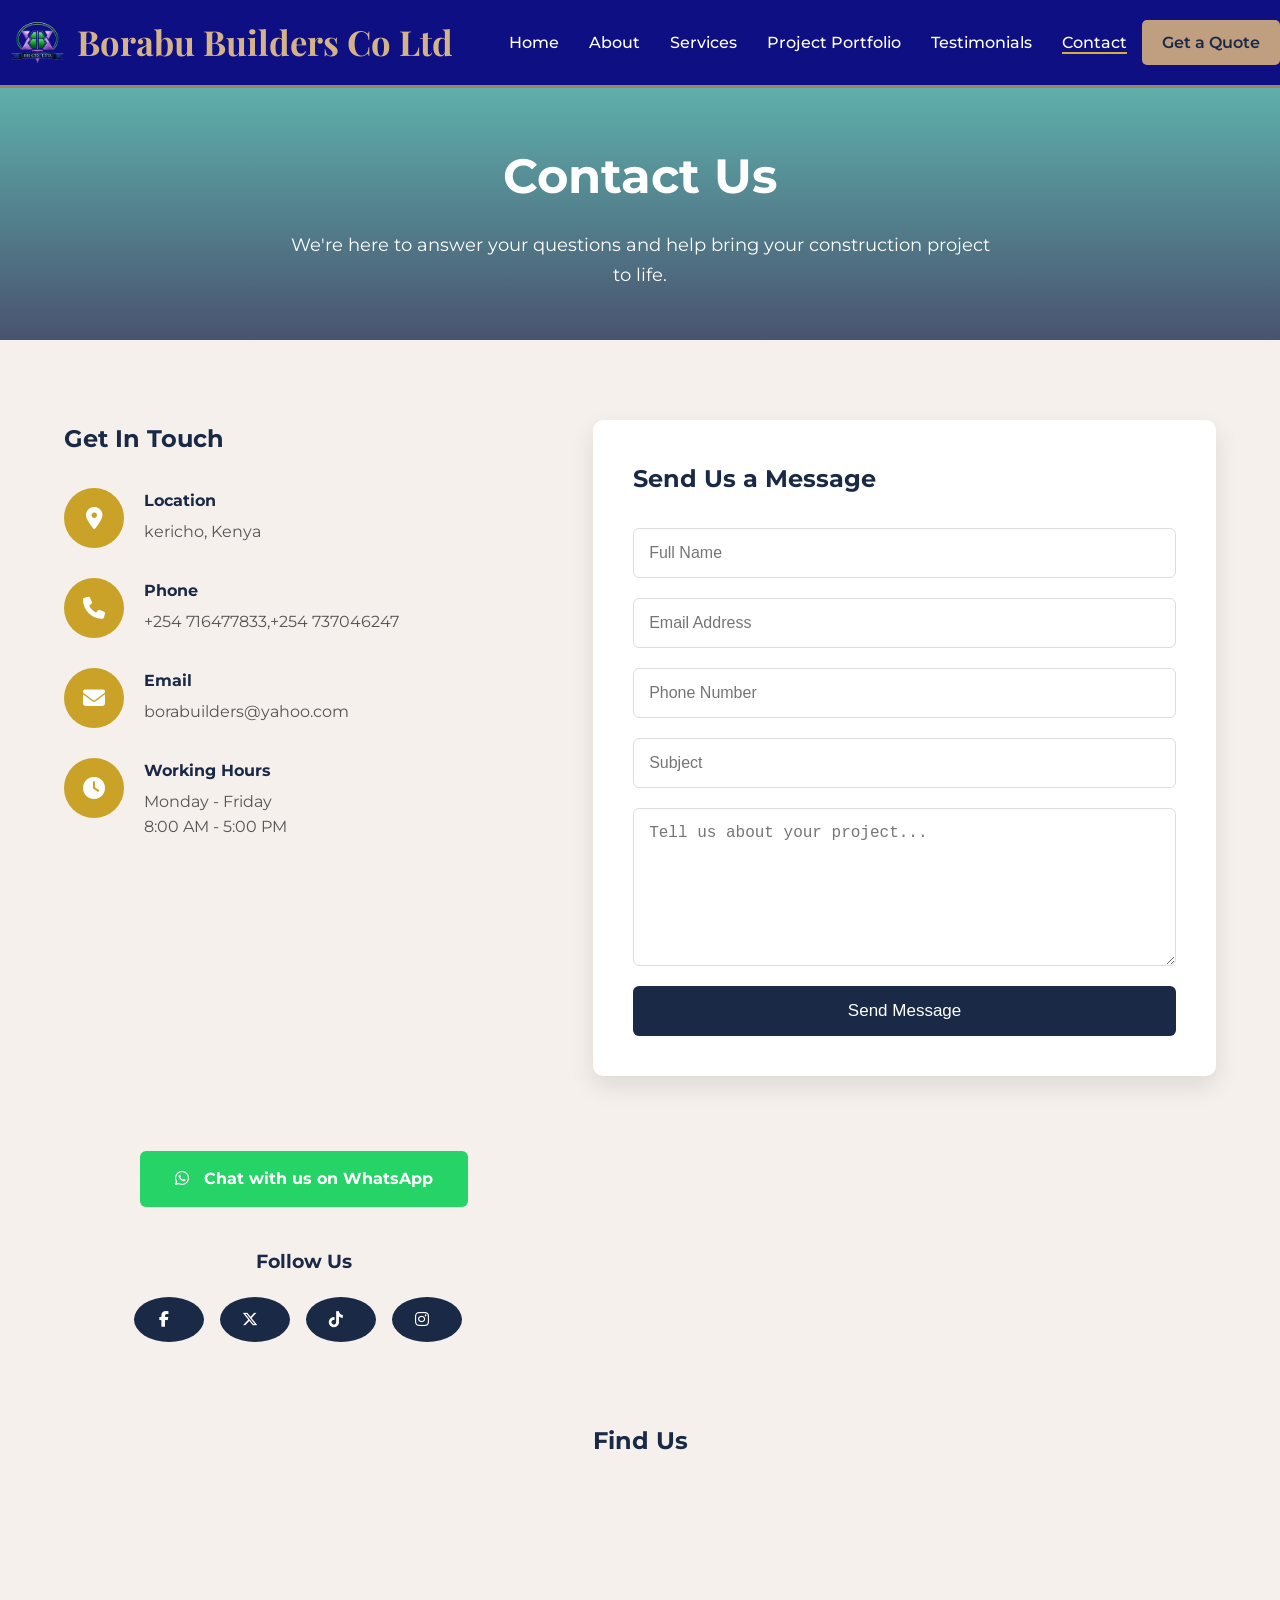
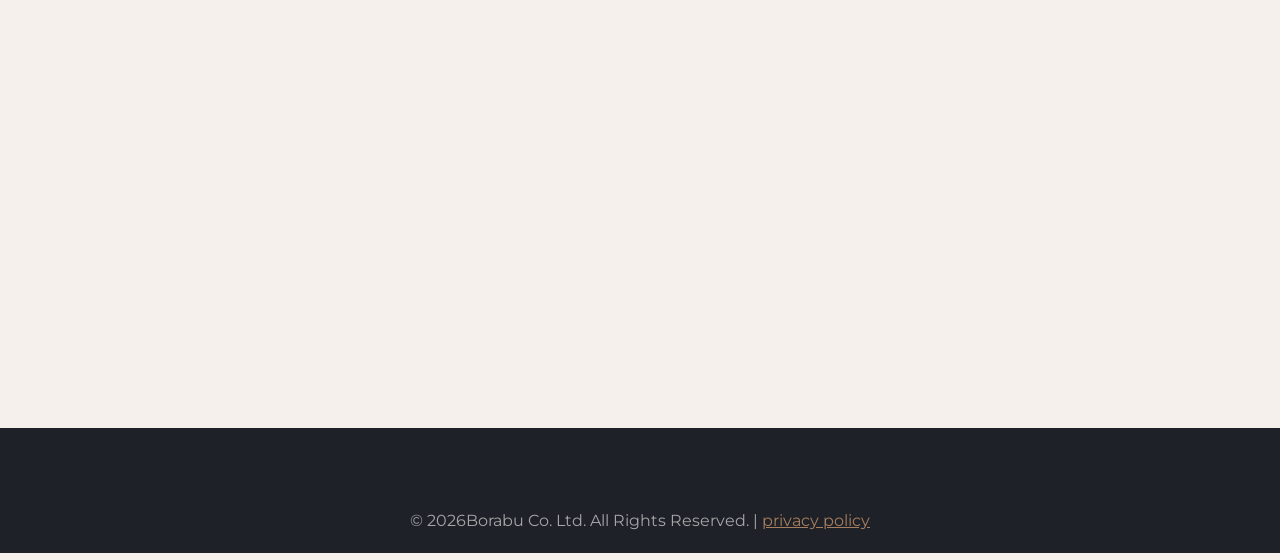
<file: contact.html>
<!DOCTYPE html>
<html lang="en">

<head>
<meta charset="UTF-8">
<meta name="viewport" content="width=device-width, initial-scale=1.0">

<title>Contact Us | Borabu Builders Co. Ltd</title>

<link rel="stylesheet" href="style.css">
<link rel="stylesheet" href="https://cdnjs.cloudflare.com/ajax/libs/font-awesome/6.5.2/css/all.min.css">

<link href="https://fonts.googleapis.com/css2?family=Poppins:wght@300;400;500;600;700&display=swap" rel="stylesheet">

</head>

<body>

<header>

 <nav class="navbar">
                                 <div class="logo">
    <a href="index.html">
        <img src="images/logo.png" alt="Borabu Builders Logo">
        <span>Borabu Builders Co Ltd</span>
    </a>
   </div>                              
                <div class="nav-actions">
                    <ul class="nav-links" id="nav-links">
                        <li><a href="index.html">Home</a></li>
                        <li><a href="about.html">About</a></li>
                        <li><a href="services.html">Services</a></li>
                        <li><a href="projects.html">Project Portfolio</a></li>
                        <li><a href="testimonials.html">Testimonials</a></li>
                       
                        <li><a href="contact.html"class="active">Contact</a></li>

                    </ul>

                    <a href="Quote.html" class="nav-button">Get a Quote</a>
                    <button class="hamburger" id="hamburger-menu">
                        <span class="bar"></span>
                        <span class="bar"></span>
                        <span class="bar"></span>
                    </button>
                </div>
            </nav>
        </div>
    </header>

</header>
<section class="page-header">
    <h1>Contact Us</h1>
    <p>We're here to answer your questions and help bring your construction project to life.</p>
</section>

<section class="contact-section">

    <div class="contact-info">

        <h2>Get In Touch</h2>

        <div class="info-box">
            <i class="fas fa-map-marker-alt"></i>
            <div>
                <h4>Location</h4>
                <p>kericho, Kenya</p>
            </div>
        </div>

        <div class="info-box">
            <i class="fas fa-phone"></i>
            <div>
                <h4>Phone</h4>
                <p>+254 716477833,+254 737046247</p>
            </div>
        </div>

        <div class="info-box">
            <i class="fas fa-envelope"></i>
            <div>
                <h4>Email</h4>
                <p>borabuilders@yahoo.com</p>
            </div>
        </div>

        <div class="info-box">
            <i class="fas fa-clock"></i>
            <div>
                <h4>Working Hours</h4>
                <p>Monday - Friday<br>8:00 AM - 5:00 PM</p>
            </div>
        </div>

    </div>

    <div class="contact-form">

        <h2>Send Us a Message</h2>

        <form action="https://formsubmit.co/borabubuilders@yahoo.com" method="POST">

            <input type="text" name="name" placeholder="Full Name" required>

            <input type="email" name="email" placeholder="Email Address" required>

            <input type="tel" name="phone" placeholder="Phone Number">

            <input type="text" name="subject" placeholder="Subject">

            <textarea name="message" rows="7"
            placeholder="Tell us about your project..." required></textarea>

            <button type="submit">Send Message</button>

        </form>

    </div>
    <div class="whatsapp-btn">

    <a href="https://wa.me/254716477833?text=Hello%20Borabu%20Builders,%20I%20would%20like%20to%20request%20a%20quotation."
       target="_blank">

        <i class="fab fa-whatsapp"></i>
        Chat with us on WhatsApp

    </a>
    <div class="social-links">

    <h3>Follow Us</h3>

    <a href="https://facebook.com/profile.php?id=61592256167178" target="_blank">
        <i class="fab fa-facebook-f"></i>
    </a>

    <a href="https://x.com/@BorabuLimited" target="_blank">
        <i class="fab fa-x-twitter"></i>
    </a>

    <a href="https://tiktok.com/@borabubuildersco" target="_blank">
        <i class="fab fa-tiktok"></i>
    </a>

    <a href="https://instagram.com/borabubuilders/" target="_blank">
        <i class="fab fa-instagram"></i>
    </a>

</div>

</div>

</section>

<section class="map-section">

    <h2>Find Us</h2>

    <iframe src="https://www.google.com/maps/embed?pb=!1m18!1m12!1m3!1d3070.226449929853!2d35.27910197355899!3d-0.36829343530881314!2m3!1f0!2f0!3f0!3m2!1i1024!2i768!4f13.1!3m3!1m2!1s0x182a575fee02dd83%3A0x1c4202becd860bbb!2sIsaac%20Salat%20Rd%2C%20Kericho!5e1!3m2!1sen!2ske!4v1785744105651!5m2!1sen!2ske" width="600" height="450" style="border:0;" allowfullscreen="" loading="lazy" referrerpolicy="strict-origin-when-cross-origin"></iframe>

</section>


</div>
<footer>

<div class="footer-bottom">
                <p>&copy; 2026Borabu Co. Ltd. All Rights Reserved. | <a href="privacy.html">privacy policy</a>
                </p>
            </div>
           </div>
        </footer>

</footer>
<script src="script.js"></script>

</body>
</html>
</file>
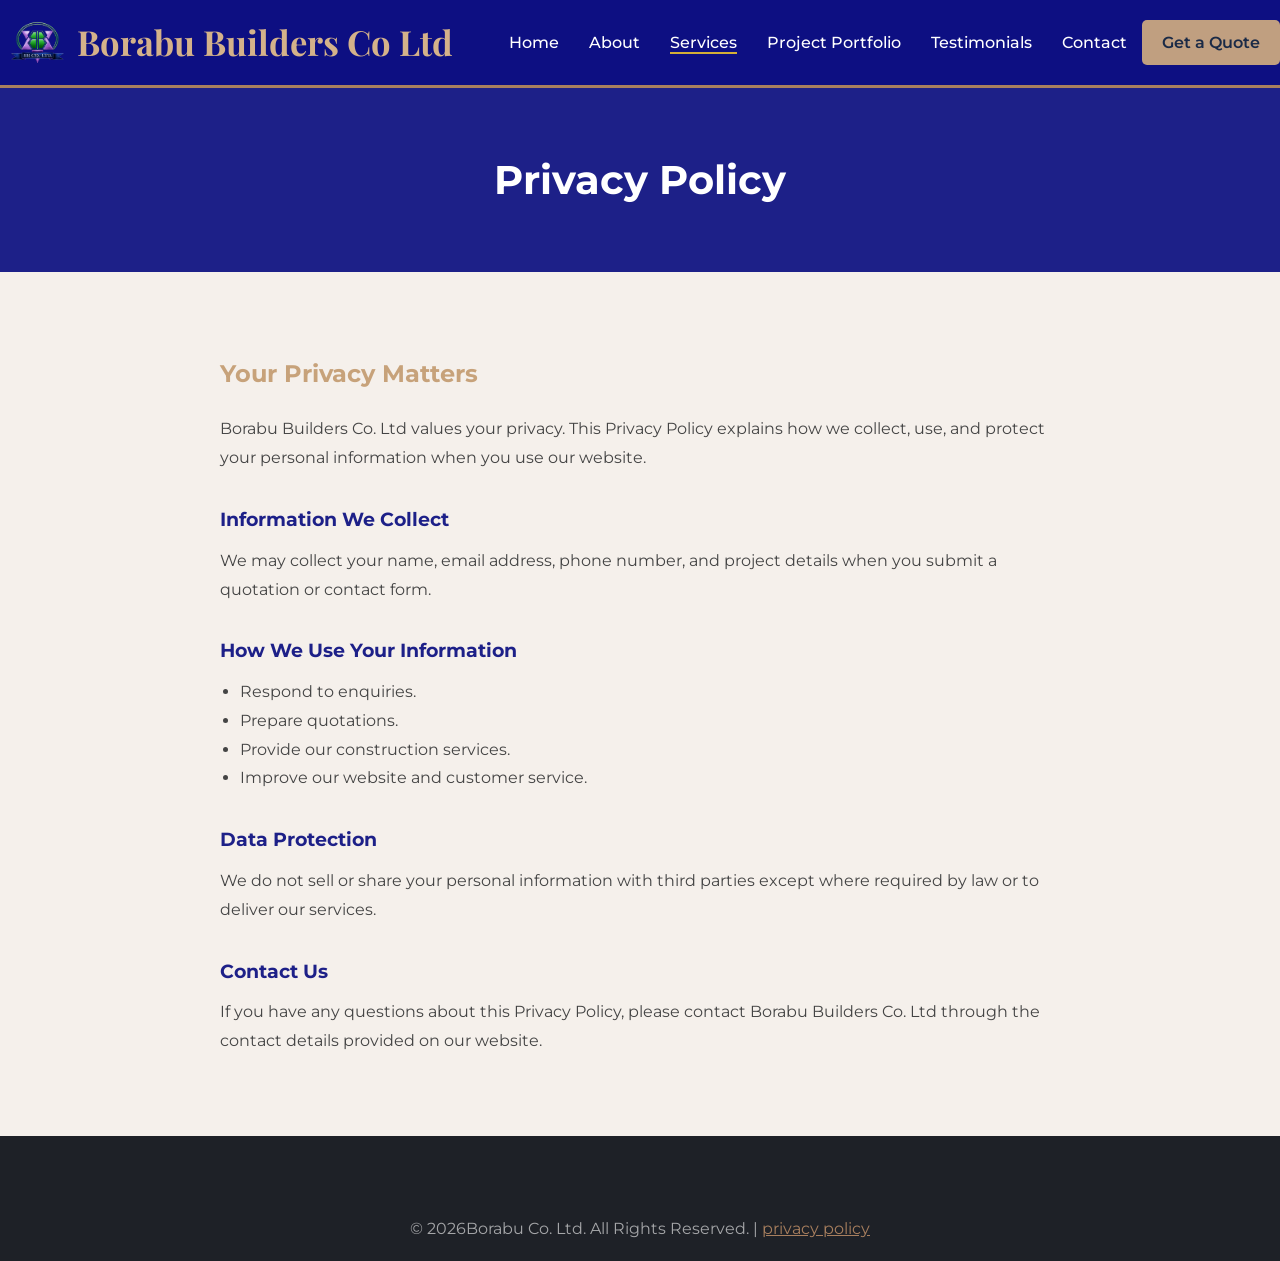
<file: privacy.html>
<!DOCTYPE html>
<html lang="en">
<head>
    <meta charset="UTF-8">
    <meta name="viewport" content="width=device-width, initial-scale=1.0">
    <title>Privacy Policy | Borabu Builders Co. Ltd</title>
    <link rel="stylesheet" href="style.css">
    <link rel="stylesheet" href="privacy.css">
</head>
<body>
    <header>

 <nav class="navbar">
                 <div class="logo">
    <a href="index.html">
        <img src="images/logo.png" alt="Borabu Builders Logo">
        <span>Borabu Builders Co Ltd</span>
    </a>
</div>
                <div class="nav-actions">
                    <ul class="nav-links" id="nav-links">
                        <li><a href="index.html">Home</a></li>
                        <li><a href="about.html">About</a></li>
                        <li><a href="services.html"class="active">Services</a></li>
                        <li><a href="projects.html">Project Portfolio</a></li>
                        <li><a href="testimonials.html">Testimonials</a></li>
                       
                        <li><a href="contact.html">Contact</a></li>

                    </ul>

                    <a href="Quote.html" class="nav-button">Get a Quote</a>
                    <button class="hamburger" id="hamburger-menu">
                        <span class="bar"></span>
                        <span class="bar"></span>
                        <span class="bar"></span>
                    </button>
                </div>
            </nav>
        </div>
    </header>

    <section class="page-header">
        <h1>Privacy Policy</h1>
    </section>

    <section class="container">
        <h2>Your Privacy Matters</h2>

        <p>
            Borabu Builders Co. Ltd values your privacy. This Privacy Policy
            explains how we collect, use, and protect your personal information
            when you use our website.
        </p>

        <h3>Information We Collect</h3>
        <p>
            We may collect your name, email address, phone number, and project
            details when you submit a quotation or contact form.
        </p>

        <h3>How We Use Your Information</h3>
        <ul>
            <li>Respond to enquiries.</li>
            <li>Prepare quotations.</li>
            <li>Provide our construction services.</li>
            <li>Improve our website and customer service.</li>
        </ul>

        <h3>Data Protection</h3>
        <p>
            We do not sell or share your personal information with third
            parties except where required by law or to deliver our services.
        </p>

        <h3>Contact Us</h3>
        <p>
            If you have any questions about this Privacy Policy, please contact
            Borabu Builders Co. Ltd through the contact details provided on our
            website.
        </p>
        </section>
        <footer>

 <div class="footer-bottom">
                 <p>&copy; 2026Borabu Co. Ltd. All Rights Reserved. | <a href="privacy.html">privacy policy</a>
                </p>
            </div>
           </div>
        </footer>

</footer>
<script src="script.js"></script>

   

</body>
</html>
</file>
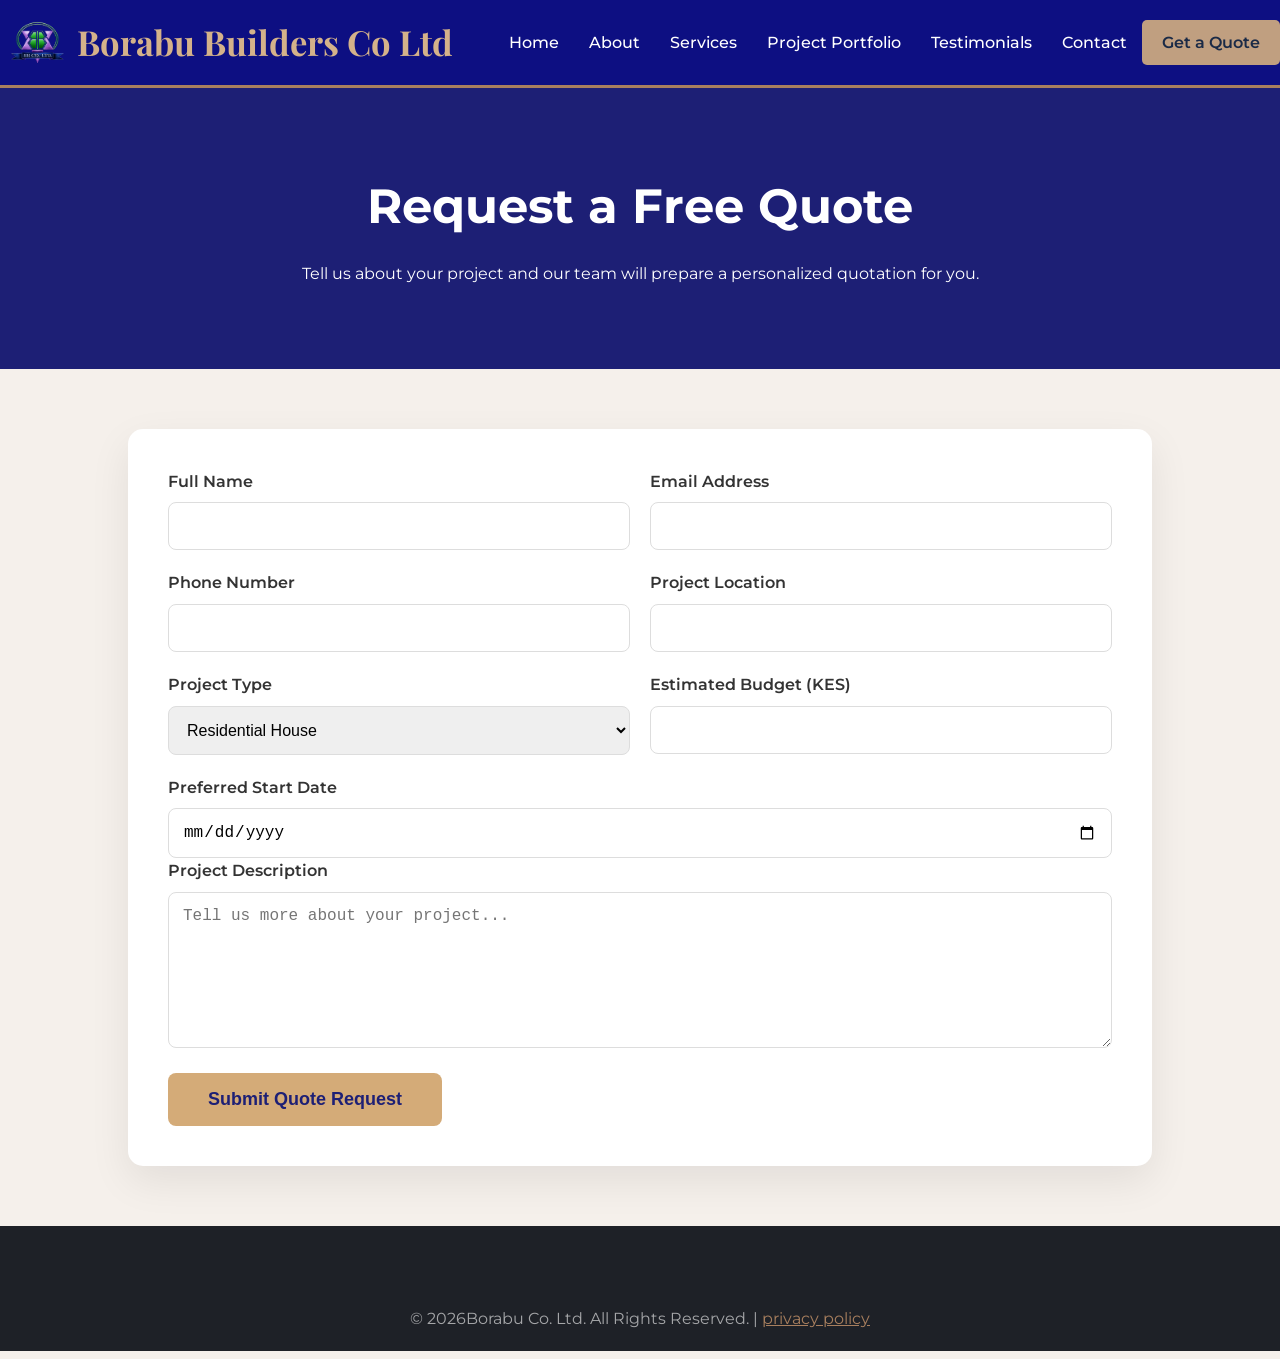
<file: Quote.html>
<!DOCTYPE html>
<html lang="en">
<head>
<meta charset="UTF-8">
<meta name="viewport" content="width=device-width, initial-scale=1.0">

<title>Request a Quote | Borabu Builders Co Ltd</title>

<link rel="stylesheet" href="style.css">

<link rel="preconnect" href="https://fonts.googleapis.com">
<link href="https://fonts.googleapis.com/css2?family=Poppins:wght@300;400;500;600;700&display=swap" rel="stylesheet">

</head>

<body>

<header>

 <nav class="navbar">
                <div class="logo">
    <a href="index.html">
        <img src="images/logo.png" alt="Borabu Builders Logo">
        <span>Borabu Builders Co Ltd</span>
    </a>
</div>
                <div class="nav-actions">
                    <ul class="nav-links" id="nav-links">
                        <li><a href="index.html">Home</a></li>
                        <li><a href="about.html">About</a></li>
                        
                        <li><a href="services.html">Services</a></li>
                        <li><a href="projects.html">Project Portfolio</a></li>
                        <li><a href="testimonials.html">Testimonials</a></li>
                        
                        <li><a href="contact.html">Contact</a></li>

                    </ul>

                    <a href="Quote.html" class="nav-button">Get a Quote</a>
                    <button class="hamburger" id="hamburger-menu">
                        <span class="bar"></span>
                        <span class="bar"></span>
                        <span class="bar"></span>
                    </button>
                </div>
            </nav>
        </div>
    </header>

</header>

<section class="quote-hero">

<h1>Request a Free Quote</h1>

<p>
Tell us about your project and our team will prepare a personalized quotation for you.
</p>

</section>


<section class="quote-section">

<form action="https://formsubmit.co/cosmasvaati02@gmail.com" method="POST">
    <input type="hidden" name="_subject" value="New Quote Request - Borabu Builders">
<input type="hidden" name="_captcha" value="false">
<input type="hidden" name="_template" value="table">
<input type="hidden" name="_next" value="http://127.0.0.1:5500/Thankyou.html">

<div class="row">

<div class="input-box">

<label>Full Name</label>

<input type="text" name="Full Name" required>

</div>

<div class="input-box">

<label>Email Address</label>

<input type="email" name="Email" required>

</div>

</div>



<div class="row">

<div class="input-box">

<label>Phone Number</label>

<input type="tel" name="Phone Number" required>

</div>

<div class="input-box">

<label>Project Location</label>

<input type="text" name="Project Location">

</div>

</div>


<div class="row">

<div class="input-box">

<label>Project Type</label>

<select name="Project Type">

<option>Residential House</option>

<option>Commercial Building</option>

<option>Renovation</option>

<option>Road Construction</option>

<option>Bridge Construction</option>

<option>Interior Finishing</option>

<option>Other</option>

</select>

</div>

<div class="input-box">

<label>Estimated Budget (KES)</label>

<input type="text" name="Budget">

</div>

</div>



<div class="input-box">

<label>Preferred Start Date</label>

<input type="date" name="Start Date">

</div>



<div class="input-box">

<label>Project Description</label>

<textarea
name="Description"
rows="7"
placeholder="Tell us more about your project..."
></textarea>

</div>


<button class="quote-btn">

Submit Quote Request

</button>

</form>

</section>



<footer>

 <div class="footer-bottom">
                 <p>&copy; 2026Borabu Co. Ltd. All Rights Reserved. | <a href="privacy.html">privacy policy</a>
                </p>
            </div>
           </div>
        </footer>

</footer>
<script src="script.js"></script>
</body>
</html>
</file>
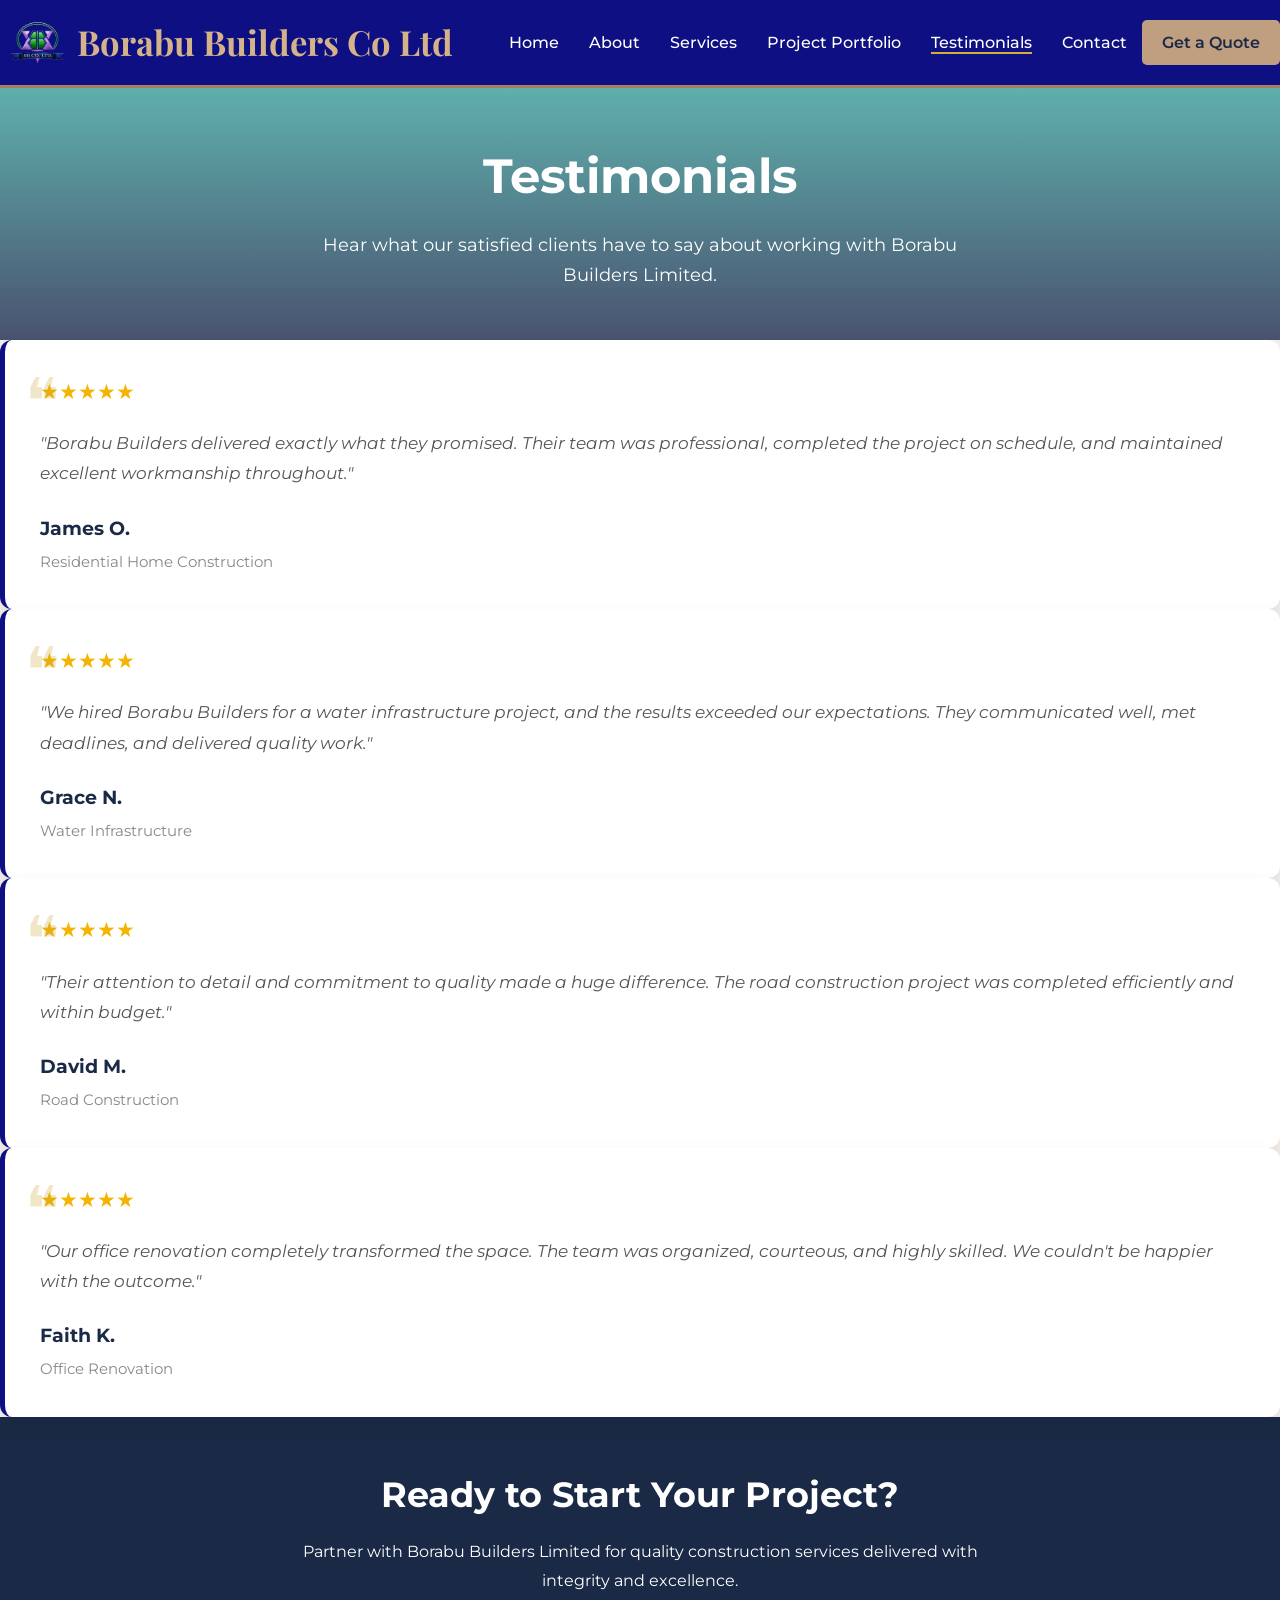
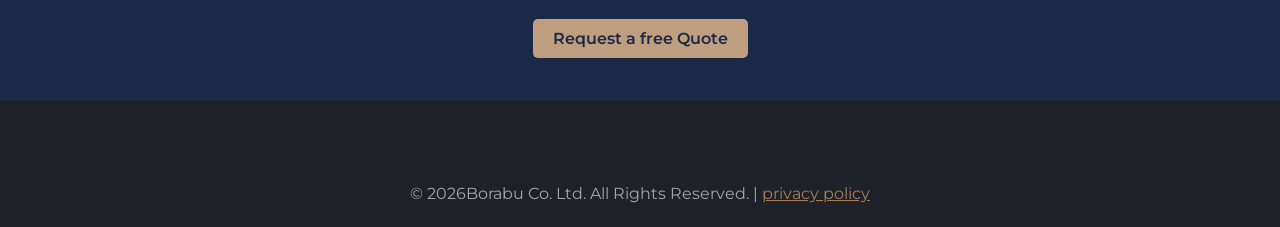
<file: testimonials.html>
<!DOCTYPE html>
<html lang="en">

<head>
<meta charset="UTF-8">
<meta name="viewport" content="width=device-width, initial-scale=1.0">

<title>Testimonials | Borabu Builders Co. Ltd</title>

<link rel="stylesheet" href="style.css">

<link href="https://fonts.googleapis.com/css2?family=Poppins:wght@300;400;500;600;700&display=swap" rel="stylesheet">

</head>

<body>

<header>

 <nav class="navbar">
                 <div class="logo">
    <a href="index.html">
        <img src="images/logo.png" alt="Borabu Builders Logo">
        <span>Borabu Builders Co Ltd</span>
    </a>
</div>
                <div class="nav-actions">
                    <ul class="nav-links" id="nav-links">
                        <li><a href="index.html">Home</a></li>
                        <li><a href="about.html">About</a></li>
                        <li><a href="services.html">Services</a></li>
                        <li><a href="projects.html">Project Portfolio</a></li>
                        <li><a href="testimonials.html" class="active">Testimonials</a></li>
                       
                        <li><a href="contact.html">Contact</a></li>

                    </ul>

                    <a href="Quote.html" class="nav-button">Get a Quote</a>
                    <button class="hamburger" id="hamburger-menu">
                        <span class="bar"></span>
                        <span class="bar"></span>
                        <span class="bar"></span>
                    </button>
                </div>
            </nav>
        </div>
    </header>

<section class="page-header">
    <h1>Testimonials</h1>
    <p>Hear what our satisfied clients have to say about working with Borabu Builders Limited.</p>
</section>

<section class="testimonials-grid">
    <!-- Repeat this card for each testimonial -->
      <div class="testimonial-card">
        <div class="stars">★★★★★</div>
        <p>"Borabu Builders delivered exactly what they promised. Their team was professional, completed the project on schedule, and maintained excellent workmanship throughout."</p>
        <h3>James O.</h3>
        <span>Residential Home Construction</span>
    </div>
</section>
    <div class="testimonial-card">
        <div class="stars">★★★★★</div>
        <p>"We hired Borabu Builders for a water infrastructure project, and the results exceeded our expectations. They communicated well, met deadlines, and delivered quality work."</p>
        <h3>Grace N.</h3>
        <span>Water Infrastructure</span>
    </div>
</section>
<div class="testimonial-card">
        <div class="stars">★★★★★</div>
        <p>"Their attention to detail and commitment to quality made a huge difference. The road construction project was completed efficiently and within budget."</p>
        <h3>David M.</h3>
        <span>Road Construction</span>
    </div>
</section>
<div class="testimonial-card">
        <div class="stars">★★★★★</div>
        <p>"Our office renovation completely transformed the space. The team was organized, courteous, and highly skilled. We couldn't be happier with the outcome."</p>
        <h3>Faith K.</h3>
        <span>Office Renovation</span>
    </div>
</section>

<section class="cta">
    <h2>Ready to Start Your Project?</h2>
    <p>Partner with Borabu Builders Limited for quality construction services delivered with integrity and excellence.</p>
    <a href="Quote.html" class="nav-button">Request a free Quote</a>
</section>
<footer>

 <div class="footer-bottom">
                <p>&copy; 2026Borabu Co. Ltd. All Rights Reserved. | <a href="privacy.html">privacy policy</a>
                </p>
            </div>
           </div>
        </footer>

</footer>
<script src="script.js"></script>
</body>

</html>
</file>
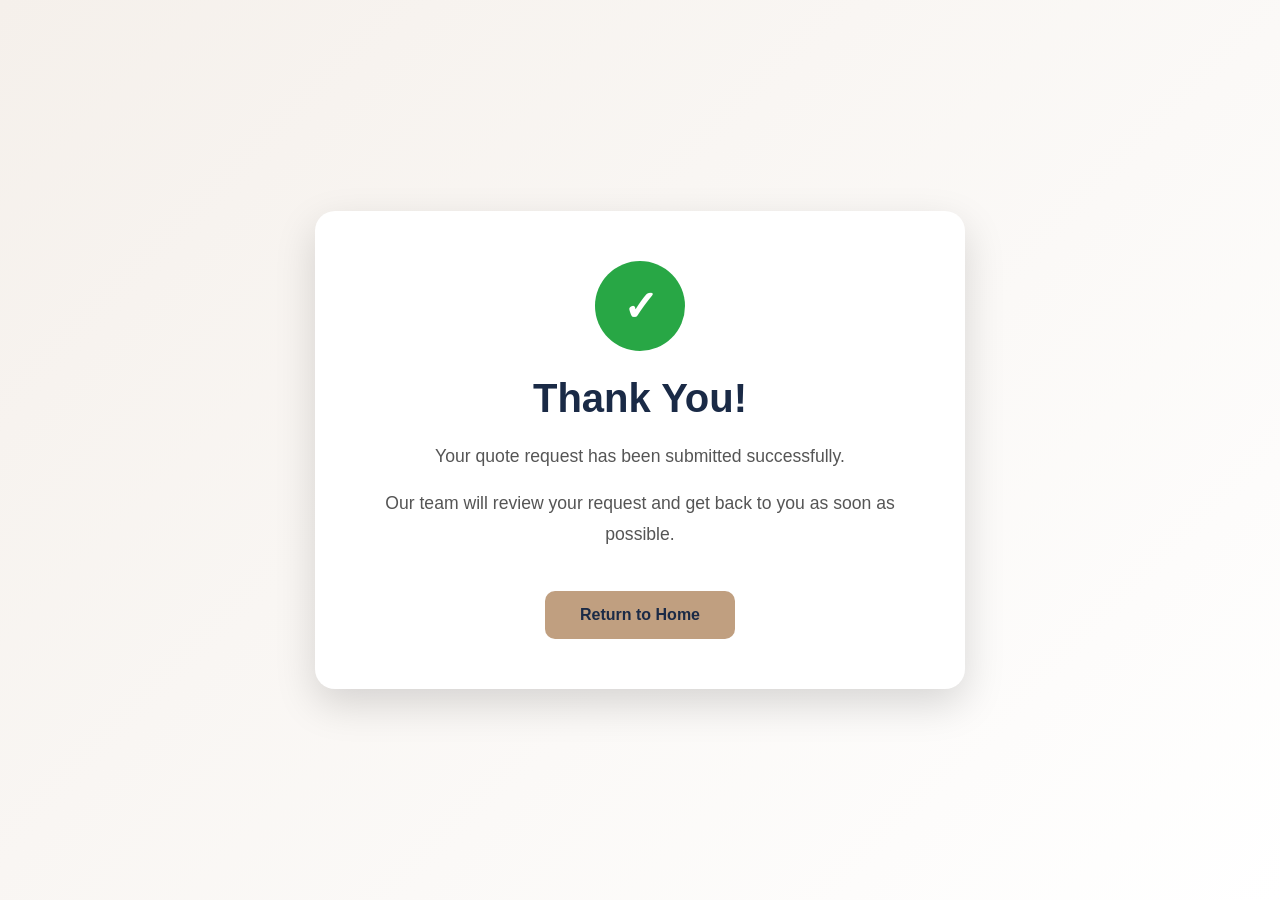
<file: Thankyou.html>
<!DOCTYPE html>
<html lang="en">
<head>
    <meta charset="UTF-8">
    <meta name="viewport" content="width=device-width, initial-scale=1.0">
    <title>Thank You | Borabu Builders</title>

    <link rel="stylesheet" href="thank-you.css">
</head>
<body>

    <div class="thank-you-container">

        <div class="check-icon">✓</div>

        <h1>Thank You!</h1>

        <p>Your quote request has been submitted successfully.</p>

        <p>Our team will review your request and get back to you as soon as possible.</p>

        <a href="index.html" class="home-btn">Return to Home</a>

    </div>

</body>
</html>
</file>
<file: style.css>
@import url('https://fonts.googleapis.com/css2?family=Montserrat:wght@100..900&family=Playfair+Display:wght@300..900&display=swap');

:root {
    --primary-color: #1a2a46;
    --secondary-color: #c09f80;
    --accent-color: #a87f5e;
    --light-bg-color: #f5f0eb;
    --text-color: #333333;
    --light-text-color: #ffffff;
    --border-color: #0d0f82;
    --red-colour: #e00;

    --body-fonts: "Montserrat", sans-serif;
}

/* RESET */
* {
    margin: 0;
    padding: 0;
    box-sizing: border-box;
    scroll-behavior: smooth;
}

body {
    font-family: var(--body-fonts);
    background-color: var(--light-bg-color);
    color: var(--text-color);
    line-height: 1.6;
}

/* CONTAINER */
.container {
    max-width: 1200px;
    margin: 0 auto;
    padding: 0 20px;
    width: 100%;
}

/* HEADER */
header {
    background-color: var(--border-color);
    color: var(--light-text-color);
    padding: 15px 0;
    border-bottom: 3px solid var(--accent-color);
    position: relative;
    z-index: 1000;
}

.header-container {
    display: flex;
    flex-direction: column;
}

.top-bar {
    display: flex;
    justify-content: space-between;
    align-items: center;
    flex-wrap: wrap;
    gap: 10px;
    padding-bottom: 10px;
    border-bottom: 1px solid rgba(255, 255, 255, 0.2);
    margin-bottom: 10px;
}

.top-left span {
    display: inline-flex;
    align-items: center;
    gap: 8px;
    margin-right: 10px;
    font-size: 0.9em;
    color: rgba(255, 255, 255, 0.8);
}

.top-right a {
    color: rgba(255, 255, 255, 0.8);
    margin-left: 15px;
    font-size: 1.1em;
    transition: 0.3s ease;
    text-decoration: none;
}

.top-right a:hover {
    color: var(--secondary-color);
}

/* NAVBAR */
.navbar {
    display: flex;
    justify-content: space-between;
    align-items: center;
    flex-wrap: nowrap;
}
.logo {
    font-family: 'Playfair Display', serif;
    font-size: 1.8em;
    font-weight: 800;
    color: var(--secondary-color);
    text-decoration: none;
    padding-left: 10px;
}
.logo a{
    display:flex;
    align-items:center;
    gap:12px;
    text-decoration:none;
}

.logo img{
    width:55px;
    height:55px;
    object-fit:contain;
}

.logo span{
    font-size:1.2em;
    font-weight:700;
    color:#d4b28a;
}

.nav-links {
    list-style: none;
    display: flex;
    gap: 30px;
}

.nav-links a {
    color: var(--light-text-color);
    text-decoration: none;
    font-weight: 500;
    transition: 0.3s ease;
}

.nav-links a:hover {
    color: var(--secondary-color);
}

.nav-actions {
    display: flex;
    align-items: center;
    gap: 15px;
}

.nav-button {
    background-color: var(--secondary-color);
    color: var(--primary-color);
    padding: 10px 20px;
    border-radius: 5px;
    font-weight: 600;
    text-decoration: none;
    white-space: nowrap;
    transition: 0.3s ease;
}

.nav-button:hover {
    background-color: var(--accent-color);
    color: var(--light-text-color);
}

/* HAMBURGER */
.hamburger {
    display: none;
    cursor: pointer;
    background: none;
    border: none;
}

.hamburger .bar {
    display: block;
    width: 25px;
    height: 3px;
    margin: 5px;
    background-color: var(--light-text-color);
}

/* HERO */
.hero-section {
    background-color: var(--primary-color);
    color: var(--light-text-color);
    display: flex;
    align-items: center;
    justify-content: space-between;
    min-height: 500px;
    padding: 80px 20px;
    position: relative;
    overflow: hidden;
    flex-wrap: wrap;
}


.hero-content {
    flex: 1;
    min-width: 300px;
    z-index: 1;
}
/*left side of the hero section*/

.hero-content h1 {
    font-size: 2.0rem;
    margin-bottom: 50px;
    color: var(--secondary-color);
    line-height: 1.1;
    max-width: 400px;
}

.hero-content p {
    font-size: 1.1rem;
    margin-bottom: 100px;
    max-width: 400px;
    color: rgba(255, 255, 255, 0.9);
}

.hero-button {
    display: inline-block;
    background-color: var(--accent-color);
    color: var(--light-text-color);
    padding: 15px 30px;
    border-radius: 5px;
    font-weight: 600;
    text-decoration: none;
    transition: 0.3s ease;
}

.hero-button:hover {
    background-color: var(--secondary-color);
    color: var(--primary-color);
}
/*right side of the hero section*/

.hero-image { 
    position: absolute; 
    top: 0; 
    right: 0; 
    bottom: 0;
    width: 50%; 
    overflow: hidden; 
 }


.hero-image img {
    position: absolute;
    top: 0;
    left: 0;

    width: 100%;
    height: 80%;
    object-fit: cover;

    border-bottom-left-radius: 100px;

    opacity: 0;
    transition: opacity 1s ease-in-out;
}
.hero-image img.active {
    opacity: 1;
}



/* ABOUT */
.about-section {
    background-color: var(--light-bg-color);
    padding: 80px 20px;
    text-align: center;
}

.about-section h2 {
    font-size: 2.5rem;
    margin-bottom: 20px;
}

.about-section p {
    font-size: 1.1rem;
    max-width: 800px;
    margin: 0 auto 50px auto;
}

.gallery-grid {
    display: grid;
    grid-template-columns: repeat(auto-fit, minmax(250px, 1fr));
    gap: 25px;
    align-items: stretch;
    margin-top: 40px;
}

.gallery-item {
    border-radius: 8px;
    position: relative;
    overflow: hidden;
    border-radius: 10px; 
    box-shadow: 0 5px 15px rgba(0,0,0,0.1);
    transition: 0.3s ease-in-out;
    background: #fff;
    padding: 10px;
}
.gallery-item:hover {
    transform: translateY(-8px);
}
.gallery-item img {
    width: 100%;
    height: 250px;
    object-fit: cover;
    display: block;
}
.gallery-item:hover .gallery-overlay {
opacity: 1;
}

.gallery-overlay {
    position: absolute;
    top: 0;
    left: 0;
    width: 100%;
    height: 100%;
    background-color: rgba(0, 0, 0, 0.6);
    display: flex;
    flex-direction: column;
    justify-content: center;
    align-items: center;
    transition: opacity 0.3s ease-in-out;
    padding: 20px;
    box-sizing: border-box;
    opacity: 0;
}
.gallery-overlay h3 {
    margin-bottom: 10px;
    margin-top: 0;
    font-size: 1.5rem;
    color: var(--accent-color);
}
.gallery-overlay p {
    font-size: 0.9 rem;
    color: var(--light-text-color);
    text-align: center;
    line-height: 1.4;
}

/*why choose us section*/
.why-choose-us {
    background-color: var(--primary-color);
    padding: 80px 0px;
    text-align: center;
}
.why-choose-us h2 {
    font-size: 2.5rem;
    margin-bottom: 20px;
    color: var(--secondary-color);
}
.why-choose-us-content {
    display: flex;
    justify-content: center;
    gap: 40px;
    flex-wrap: wrap;
    color: #f5f0eb;
    
}
.why-choose-us-item {
    flex: 1;
    min-width: 250px;
    max-width: 300px;
    text-align: left;
    padding : 20px;
    border-radius: 8px;
    background-color: var(--text-color);
    border: 1px solid var(--border-color);
    transition: transform 0.3s ease, background-color 0.3s ease;
    box-shadow: 0 5px 15px rgba(0,0,0,0.1);
}
.why-choose-us-item:hover {
    transform: translateY(-10px);
    background-color: var(--accent-color);
    color: var(--light-text-color);

}
/* certification section */
.certification-section {
    padding: 60px 0;
    text-align: center;
    border-top: 1px solid var(--border-color);
}
.certification-section h2 {
    font-size: 2.2em;
    color: var(--primary-color);
    margin-bottom: 40px;
}
.certification-logos {
    display: flex;
    flex-wrap: wrap;
    justify-content: center;
    align-items: center;
    gap: 30px;
}
.certification-logos img {
    height: 100px;
    filter: grayscale(80%);
    opacity:calc (0.7);
    transition: all 0.3 ease;
}
.certification-logos img:hover {
    filter: grayscale(0%);
    opacity:calc(1)
    
}
/*feedback section*/
.feedback-section {
    background-color: var(--light-bg-color);
    padding: 80px 0;


}
.feedback-section h2 {
    font-size: 2.5 em;
    color: var(--primary-color);
    text-align: center;
    margin-bottom:  50px; 

}
.feedback-grid {
    display: grid;
    grid-template-columns: 1.2fr 0.8fr;
    gap: 40px;
    align-items: center;
}
.video-testimonial {
    position: relative;
    padding-bottom: 56.25%;
    height: 0;
    overflow: hidden;
    border-radius: 8px;
    box-shadow: 0 5px 20px royalblue (0,0,0,0.1);
}
.video-testimonial iframe{
    position: absolute;
    top: 0%;
    bottom: 0%;
    width: 100%;
    height: 100%;
    border: none;

}
.text-testimonial{
    display: flex;
    flex-direction: column;
    gap: 30px;

}
.testimonial-card{
    background-color:#fff;
    padding: 30px;
    border-radius: 8px;
    box-shadow: 0 5px 16px royalblue(0, 0 0.8);
    border-left: 5px solid var(--border-color) ;
    position: relative;
    transition: transform 0.3 ease;

}
.testimonial-card :hover{
    transform: translateY(-5px);
}
.testimonial-card ion-icon{
    position: absolute;
    top: 20px;
    right: 20px;
    font-size: 3 em;
    color: #1a2a46;
    opacity: 0.3;
    line-height: 1;
}
.testimonial-card p{
    font-style:italic ;
    margin-bottom: 15px;
    color: var(--text-color);
    font-size: 1.05em;

}
.testimonial-author {
    font-weight: 600;
    color: var(--primary-color);
    font-size: 1.1em;
}
.testimonial-source{
    font-weight: 600;
    color: var(--primary-color);
    font-size: 1.2 em;
}
/*google-reviews*/
.google-reviews{
    background-color: var(--light-bg-color);
    padding: 60px 0;
    text-align: center;
    border-top: 1px solid var(--border-color);

}
.google-reviews h3{
    font-size: 2.2 em;
    color: var(--primary-color);
    margin-bottom: 30px;
    
}
.google-reviews-grid{
    display:flex;
    flex-wrap: wrap;
    justify-content: center;
    gap: 30px;
}
.google-review-card{
    background-color: #fff;
    padding: 25px;
    border-radius: 8px;
    box-shadow: 0 4px 12px rgba(0, 0, 0, 0.6);
    flex: 1 1 300px;
    max-width: 350px;
    text-align: left;
    display: flex;
    flex-direction: column;
    justify-content: space-between;
    transition: transform 0.3 ease;
}
.google-review-card :hover{
    transform: translateY(-5px);
}
.google-review-card .rating{
    color:#0d0f82;
    font-size: 1.3 em;
    margin-bottom: 30px;
}
.google-review-card p{
    font-size: 0.95 em;
    color: #333333;
    margin-bottom: 15px;
    flex-grow: 1;
}
.google-review-card .author{
    font-weight: 600;
    color: var(--primary-color);
}
/*cta-section*/
.cta-section{
    background-color:var(--primary-color);
    color: var(--light-text-color);
    padding: 80px 0;
    text-align: center;
    position: relative;
    overflow: hidden;

}
.cta-content{
    position: relative;
    z-index: 1;
}
.cta-section h2{
    font-size: 3 em;
    color: var(--secondary-color);
    margin-bottom: 25px;
    line-height: 1.2;
}
.cta-section p{
    font-size: 1.2 em;
    max-width: 700px;
    margin: 0 auto 40px auto;
    color: rgba(255, 255, 255, 0.9);

}
.cta-button{
    background-color: var(--accent-color);
    color: var(--light-text-color);
    border: none;
    padding: 18px 30px;
    border-radius: 5px;
    text-decoration: none;
    font-weight: 700;
    font-size: 1.2 em;
    transition: background-colour 0.3 ease, color 0.3 ease;
    box-shadow: 0 5px 15px rgba(0,0,0,0.1);
    cursor: pointer;
}
.cta-button:hover{
    background-color: var(--secondary-color);
    color: var(--primary-color);
}
/*Footer section*/
footer {
    background-color: #1e2127;
    color: rgba(255, 255, 255, 0.8);
    padding: 60px 0 20px 0;
    font-size: 0.95;
}
.footer-grid {
    display: grid;
    grid-template-columns: repeat(auto-fit, minmax(220px, 1fr));
    gap: 30px;
    margin-bottom: 40px;
    padding-bottom: 30px;
    border-bottom: 1px solid rgba(255, 255, 255, 0.2);
}
.footer-col h3 {
    font-size: 1.4em;
    color: var(--secondary-color);
    margin-bottom: 20px;
}
.footer-col ul{
    list-style: none;
    padding: 0;
    margin: 0;
}
.footer-col ul li{
    margin-bottom: 10px;
}
.footer-col ul li a{
    color: rgba(255, 255, 255, 0.7);
    text-decoration: none;
    transition: color 0.3 ease;

}
.footer-col ul li a:hover{
    color: var(--secondary-color);
}
.footer-info p {
    margin-bottom: 10px;

}
.footer-info p ion-icon{
    font-size: 1.3 em;

}
.footer-social-icons{
    margin-top: 20px;
}
.footer-social-icons a{
    color: rgba(255, 255, 255, 0.7);
    margin-right: 15px;
    font-size: 1.3 em;
    text-decoration: none;
    transition: color 0.3 ease;
}
.footer-social-icons align-self:hover{
    color: var(--secondary-color);
} 
.footer-bottom{
    text-align: center;
    padding-top: 20px;
    color: rgba(39, 35, 35, 0.6);
}
.footer-bottom p{
    margin: 0;
    color: rgba(255, 255, 255, 0.6);
}   
.footer-bottom p a{
    color: var(--accent-color);
}

/*Tablet Style*/
@media (max-width: 992px) {
    .nav-links{
        position: absolute;
        left: 0;
        top: 100%;
        width: 100%;
        background-color: var(--primary-color);
        flex-direction: column;
        align-items: center;
        padding: 20px 0;
        border-top: 1px solid rgba(255, 255, 255, 0.2);
        display: none;


    }
    .nav-links.active{
        display:flex;
    }
    .nav-links li{
        margin: 10px 0;

    }
    .hamburger{
        display: block;

    }
    .nav-button{
        display:block;
        width:90%;
        margin:20px auto;
        text-align:center;
        padding: 6px 12px;
        font-size: 13px;
    }
    .nav-links :active{
         display: flex;
    }
    .hamburger.active .bar:nth-child(2) {
        opacity: 0;

    }
    .hamburger.active .bar:nth-child(1){
        transform: translateY(8px)rotate(45deg)
    }
    .hamburger.active .bar:nth-child(3){
        transform: translateY(-8px)rotate(-45deg);
    }
    .hero-section{
        flex-direction: column;
        text-align: center;
        min-height: auto;
        padding: 60px 0 0 0;

    }
    .hero-content{
        padding-right: 0;
        margin-bottom: 40px;
        order: 2;


    }
     .logo span{
        font-size: 1.5em;
    }
    .hero-content h1{
        font-size: smaller;
    }
    .hero-content p{
        max-width: 100%;
        
    }

    .hero-image{
        position: relative;
        height: 400%;
        width: 100%;
        order: 1;
    }
    .hero-image img{
        border-bottom-left-radius: 0;
        border-bottom-left-radius: 150px;

    }
    .feedback-grid{
        grid-template-columns: 1fr;

    }
    .google-review-card{
        max-width: none;
        flex-basis: calc(50%-20px);
    }
    }


    


/*Mobile Style*/
@media (max-width:768px){
    .top-bar{
        flex-direction: column;
        text-align: center;
        gap: 10px;

    }
    .top-contact-info span{
        display: none;
        margin: 5px 0;
    }    
    .nav-button {
        padding: 6px 12px;
        font-size: 13px;
    }
    .logo img{
        width: 50px;
        height: auto;
    }   
     .logo span{
        font-size: 1.5em;
    }
    .hero-content h1{
        font-size: 2.8 em;

    }
    .about-section h2
    .why-choose-us h2
    .feedback-section h2
    .certification-section h2
    .cta-section h2{
        font-size: 2em;

    }
    .why-choose-us-item{
        max-width: 100%;
    }
    .google-review-card{
        flex-basis: 100%;
    }
    .footer-grid{
        text-align: center;
    }
    
}

/*Small Mobile style*/
@media (max-width:480px){
    .top-bar{
        display: none;

    }
      .nav-button {
        padding: 6px 12px;
        font-size: 13px;
    }


    .logo img{
        width: 50px;
        height: auto;
    }

    .logo span{
        font-size: 1.2rem;
    }
    .hero-content{
        margin-bottom: 0px;
    }


    
    
    .hero-content p{
        font-size: 1em;
        margin-bottom: 15px;
        line-height: 1.5;
    }
    .hero-button{
        font-size: 1em;
        padding: 12px 25px;
        margin-top: 0;
        margin-bottom: 20px;
    }
    .hero-content h1{
        font-size: 1.0em;
        margin-bottom: 10px;
    
    
    }
   
    
    .hero-image{
        height: 260px;
        margin-top: 10px;

    }
    .hero-image img{
        border-top-left-radius: 80px;
        border-top-right-radius: 80px;
    
    }
    .about-section h2
    .why-choose-us h2
    .feedback-section h2
    .certification-section h2
    .cta-section h2{
        font-size: 1.8em;
    }
}
    


/*quote page*/  
.quote-hero{
    background:#1d1f75;
    color:white;
    text-align:center;
    padding:80px 20px;
}

.quote-hero h1{
    font-size:48px;
    margin-bottom:15px;
}

.quote-hero p{
    max-width:700px;
    margin:auto;
    line-height:1.8;
}

.quote-section{
    width:80%;
    margin:60px auto;
}

.quote-section form{
    background:#fff;
    padding:40px;
    border-radius:15px;
    box-shadow:0 15px 40px rgba(0,0,0,.08);
}

.row{
    display:flex;
    gap:20px;
    margin-bottom:20px;
}

.input-box{
    flex:1;
    display:flex;
    flex-direction:column;
}

.input-box label{
    margin-bottom:8px;
    font-weight:600;
}

input,
select,
textarea{
    padding:14px;
    border:1px solid #ddd;
    border-radius:8px;
    font-size:16px;
}

textarea{
    resize:vertical;
}

.quote-btn{
    margin-top:25px;
    background:#d4ab78;
    color:#1d1f75;
    border:none;
    padding:16px 40px;
    font-size:18px;
    border-radius:8px;
    cursor:pointer;
    font-weight:600;
    transition:.3s;
}

.quote-btn:hover{
    background:#1d1f75;
    color:white;
}

@media(max-width:768px){

.row{
    flex-direction:column;
}

.quote-section{
    width:95%;
}

.quote-hero h1{
    font-size:36px;
}

}

.page-banner{
    height:200px;
    background:linear-gradient(rgba(44, 154, 150, 0.75),rgba(15,30,70,.75)),
    url("images/about-banner.jpg") no-repeat;
    background-size:cover;
    background-position:center;
    
    justify-content:center;
    align-items:center;
    color:#fff;
    text-align:center;
}

.page-banner h1{
    font-size:52px;
    margin-bottom:15px;
}

.page-banner p{
    font-size:20px;
}
.banner-content h1{
    font: size 52px;
    margin-bottom:20px;
    line-height:1.1;
}

.banner-content p{
    font-size:20px;
    line-height:1.6;
    margin:0;
}

.about-company{
    width:90%;
    max-width:1200px;
    margin:80px auto;
    display:grid;
    grid-template-columns:1fr 1fr;
    gap:50px;
    align-items:center;
}

.about-image img{
    width:100%;
    border-radius:15px;
}

.about-text h2{
    font-size:40px;
    color:#1d1f75;
    margin-bottom:20px;
}

.about-text p{
    line-height:1.8;
    margin-bottom:20px;
}
.history-company{
    width:90%;
    max-width:1200px;
    margin:80px auto;
}

.history-company h2{
    font-size:40px;
    color:#1d1f75;
    margin-bottom:20px;
}

.history-company p{
    line-height:1.8;
    margin-bottom:20px;
}

    

.mission-vision{
    display:grid;
    grid-template-columns:repeat(2,1fr);
    gap:30px;
    width:90%;
    max-width:1200px;
    margin:60px auto;
}

.card{
    background:#fff;
    padding:40px;
    border-radius:15px;
    box-shadow:0 10px 25px rgba(0,0,0,.08);
}

.core-values{
    background:#f8f8f8;
    padding:80px 0;
    text-align:center;
}

.values{
    width:90%;
    max-width:1200px;
    margin:auto;
    display:grid;
    grid-template-columns:repeat(4,1fr);
    gap:20px;
}

.value-box{
    background:white;
    padding:30px;
    border-radius:12px;
    box-shadow:0 5px 15px rgba(0,0,0,.08);
}

.why-us{
    width:90%;
    max-width:1000px;
    margin:80px auto;
}

.why-us ul{
    line-height:2.2;
    font-size:18px;
}

.about-cta{
    background:#1d1f75;
    color:white;
    text-align:center;
    padding:80px 20px;
}

.about-cta h2{
    font-size:40px;
    margin-bottom:20px;
}

.about-cta p{
    max-width:700px;
    margin:0 auto 30px;
}

@media(max-width:768px){

.about-company,
.mission-vision,
.values{
    grid-template-columns:1fr;
}

.page-banner h1{
    font-size:38px;
    align-items:center;
    margin-bottom:15px;
}
}

.active {
    color: #d4af37;
    font-weight: bold;
    border-bottom: 2px solid #d4af37;
}
.services-page{

    width:90%;
    max-width:1200px;

    margin:80px auto;

    display:grid;

    grid-template-columns:repeat(auto-fit,minmax(320px,1fr));

    gap:35px;

}



.service-card{

    background:white;

    border-radius:15px;

overflow:hidden;

box-shadow:0 8px 25px rgba(0,0,0,.08);

transition:.4s;

}



.service-card:hover{

transform:translateY(-10px);

}



.service-card img{

width:100%;

height:250px;

object-fit:cover;

}



.service-card h2{

padding:20px;

color:#1d1f75;

}



.service-card p{

padding:0 20px 20px;

line-height:1.8;

}



.service-btn{

display:inline-block;

margin:0 20px 30px;

padding:12px 25px;

background:#d4ab78;

color:white;

text-decoration:none;

border-radius:8px;

transition:.3s;

}



.service-btn:hover{

background:#1d1f75;

}
.nav-button{
    background-color: var(--secondary-color);
    color: var(--primary-color);
    padding: 10px 20px;
    border-radius: 5px;
    font-weight: 600;
    text-decoration: none;
    white-space: nowrap;
    transition: 0.3s ease;
}
.page-hero{
    background:linear-gradient(rgba(44, 154, 150, 0.75),rgba(15,30,70,.75));
    color:white;
    text-align:center;
    padding:50px 10px;
}

.page-hero h1{
    font-size:42px;
    margin-bottom:15px;
}

.projects-section{
    padding:80px 20px;
}

.project-grid{
    display:grid;
    grid-template-columns:repeat(auto-fit,minmax(320px,1fr));
    gap:30px;
}

.project-card{
    background:#fff;
    border-radius:10px;
    overflow:hidden;
    box-shadow:0 5px 15px rgba(0,0,0,.1);
    transition:.3s;
}

.project-card:hover{
    transform:translateY(-8px);
}

.project-card img{
    width:100%;
    height:250px;
    object-fit:cover;
}

.project-card h3{
    padding:20px;
    color:#1a2a46;
}

.project-card p{
    padding:0 20px 25px;
    line-height:1.7;
}

.cta{
    background:#4d6ba3;
    text-align:center;
    padding:70px 20px;
    color:#fff;
    padding:  50px;
    
}
.cta p{
    margin-bottom: 30px;
}

/* ===========================
   TESTIMONIALS PAGE
=========================== */

.page-header {
    background: linear-gradient(rgba(44, 154, 150, 0.75),rgba(15,30,70,.75));
    color: white;
    text-align: center;
    padding: 50px 10px;
}

.page-header h1 {
    font-size: 3rem;
    margin-bottom: 15px;
}

.page-header p {
    font-size: 1.1rem;
    max-width: 700px;
    margin: 0 auto;
    line-height: 1.7;
}

/* Section */

.testimonials-section {
    padding: 80px 10%;
    background: var(--secondary-color);
}

.section-title {
    text-align: center;
    margin-bottom: 60px;
}

.section-title h2 {
    font-size: 2.3rem;
    color: #1a2a46;
}

.section-title p {
    color: #666;
    margin-top: 10px;
}

/* Grid */

.testimonials-grid {
    display: grid;
    grid-template-columns: repeat(auto-fit, minmax(320px, 1fr));
    gap: 30px;
}

/* Card */

.testimonial-card {
    background: #ffffff;
    padding: 35px;
    border-radius: 12px;
    box-shadow: 0 8px 20px rgba(0,0,0,0.08);
    transition: 0.3s ease;
    position: relative;
}

.testimonial-card:hover {
    transform: translateY(-8px);
    box-shadow: 0 15px 30px rgba(0,0,0,0.15);
}

.testimonial-card::before {
    content: "❝";
    font-size: 4rem;
    color: #c9a227;
    position: absolute;
    top: 10px;
    left: 20px;
    opacity: .25;
}

.stars {
    color: #f4b400;
    font-size: 1.3rem;
    margin-bottom: 20px;
}

.testimonial-card p {
    color: #555;
    line-height: 1.8;
    margin-bottom: 25px;
}

.testimonial-card h3 {
    color: #1a2a46;
    margin-bottom: 5px;
}

.testimonial-card span {
    color: #888;
    font-size: .95rem;
}

/* Why Choose Us */

.why-choose {
    padding: 80px 10%;
    background: #fff;
}

.why-choose h2 {
    text-align: center;
    color: #1a2a46;
    margin-bottom: 40px;
}

.features {
    display: grid;
    grid-template-columns: repeat(auto-fit, minmax(220px,1fr));
    gap: 20px;
}

.feature {
    background: #f8f9fa;
    padding: 25px;
    text-align: center;
    border-radius: 10px;
    font-weight: 600;
    transition: .3s;
}

.feature:hover {
    background: #1a2a46;
    color: white;
}

/* CTA */

.cta {
    background: #1a2a46;
    color: white;
    text-align: center;
    padding: 50px 10px;
}

.cta h2 {
    font-size: 2.2rem;
    margin-bottom: 15px;
}

.cta p {
    max-width: 700px;
    margin: auto;
    margin-bottom: 30px;
    line-height: 1.8;
}

.cta .btn {
    display: inline-block;
    background: #c9a227;
    color: white;
    padding: 15px 35px;
    border-radius: 6px;
    text-decoration: none;
    font-weight: bold;
    transition: .3s;
}

.cta .btn:hover {
    background: #a67c00;
}

/* Responsive */

@media (max-width:768px) {

    .page-header h1 {
        font-size: 2.2rem;
    }

    .section-title h2 {
        font-size: 2rem;
    }

    .testimonial-card {
        padding: 25px;
    }

    .cta h2 {
        font-size: 1.8rem;
    }
}
/*=========================
CONTACT PAGE
=========================*/

.contact-section{
    width:90%;
    max-width:1200px;
    margin:80px auto;
    display:grid;
    grid-template-columns:1fr 1.3fr;
    gap:50px;
}

.contact-info h2,
.contact-form h2{
    color:#1a2a46;
    margin-bottom:30px;
}

.info-box{
    display:flex;
    align-items:flex-start;
    gap:20px;
    margin-bottom:30px;
}

.info-box i{
    width:60px;
    height:60px;
    background:#c9a227;
    color:#fff;
    border-radius:50%;
    display:flex;
    justify-content:center;
    align-items:center;
    font-size:22px;
}

.info-box h4{
    margin-bottom:5px;
    color:#1a2a46;
}

.info-box p{
    color:#555;
    line-height:1.6;
}

.contact-form{
    background:#fff;
    padding:40px;
    border-radius:10px;
    box-shadow:0 10px 25px rgba(0,0,0,.1);
}

.contact-form form{
    display:flex;
    flex-direction:column;
}

.contact-form input,
.contact-form textarea{
    width:100%;
    padding:15px;
    margin-bottom:20px;
    border:1px solid #ddd;
    border-radius:6px;
    font-size:16px;
    outline:none;
}

.contact-form input:focus,
.contact-form textarea:focus{
    border-color:#c9a227;
}

.contact-form button{
    background:#1a2a46;
    color:#fff;
    padding:15px;
    border:none;
    border-radius:6px;
    font-size:17px;
    cursor:pointer;
    transition:.3s;
}

.contact-form button:hover{
    background:#c9a227;
}

.map-section{
    width:90%;
    max-width:1200px;
    margin:80px auto;
}

.map-section h2{
    text-align:center;
    margin-bottom:30px;
    color:#1a2a46;
}

.map-section iframe{
    width:100%;
    height:450px;
    border:none;
    border-radius:10px;
}

@media(max-width:768px){

.contact-section{
grid-template-columns:1fr;
}

.contact-form{
padding:25px;}
}


.whatsapp-btn{
    margin-top:25px;
    text-align:center;
}

.whatsapp-btn a{
    display:inline-block;
    background:#25D366;
    color:white;
    padding:15px 35px;
    border-radius:6px;
    text-decoration:none;
    font-weight:bold;
    transition:.3s;
}

.whatsapp-btn a:hover{
    background:#1ea952;
}

.whatsapp-btn i{
    margin-right:10px;
}
.social-links{
    margin-top:40px;
}

.social-links h3{
    margin-bottom:20px;
    color:#1a2a46;
}

.social-links a{
    display:inline-flex;
    justify-content:center;
    align-items:center;
    width:45px;
    height:45px;
    border-radius:50%;
    background:#1a2a46;
    color:white;
    margin-right:12px;
    text-decoration:none;
    transition:.3s;
}

.social-links a:hover{
    background:#c9a227;
}
</file>
<file: privacy.css>
.page-header {
    background: #1d2088;
    color: white;
    text-align: center;
    padding: 60px 20px;
}

.page-header h1 {
    margin: 0;
    font-size: 2.5rem;
}

.container {
    max-width: 900px;
    margin: 50px auto;
    padding: 30px;
    line-height: 1.8;
}

.container h2 {
    color: #c7a27a;
    margin-bottom: 20px;
}

.container h3 {
    color: #1d2088;
    margin-top: 30px;
    margin-bottom: 10px;
}

.container p,
.container li {
    color: #444;
}

.container ul {
    padding-left: 20px;
}

@media (max-width: 768px) {
    .page-header {
        padding: 40px 15px;
    }

    .page-header h1 {
        font-size: 2rem;
    }

    .container {
        width: 90%;
        padding: 20px;
    }
}
</file>
<file: thank-you.css>
/* RESET */
* {
    margin: 0;
    padding: 0;
    box-sizing: border-box;
}

/* PAGE */
body {
    font-family: 'Poppins', sans-serif;
    background: linear-gradient(135deg, #f5f0eb, #ffffff);
    display: flex;
    justify-content: center;
    align-items: center;
    min-height: 100vh;
    padding: 20px;
}

/* CARD */
.thank-you-container {
    background: #ffffff;
    max-width: 650px;
    width: 100%;
    padding: 50px 40px;
    border-radius: 20px;
    text-align: center;
    box-shadow: 0 15px 40px rgba(0, 0, 0, 0.15);
    animation: fadeIn 0.8s ease;
}

/* CHECK ICON */
.check-icon {
    width: 90px;
    height: 90px;
    margin: 0 auto 25px;
    border-radius: 50%;
    background: #28a745;
    color: #fff;
    font-size: 42px;
    font-weight: bold;
    display: flex;
    justify-content: center;
    align-items: center;
}

/* TITLE */
.thank-you-container h1 {
    font-size: 2.5rem;
    color: #1a2a46;
    margin-bottom: 20px;
}

/* TEXT */
.thank-you-container p {
    font-size: 1.1rem;
    color: #555;
    line-height: 1.8;
    margin-bottom: 15px;
}

/* BUTTON */
.home-btn {
    display: inline-block;
    margin-top: 25px;
    padding: 15px 35px;
    background: #c09f80;
    color: #1a2a46;
    text-decoration: none;
    font-weight: 600;
    font-size: 1rem;
    border-radius: 10px;
    transition: all 0.3s ease;
}

.home-btn:hover {
    background: #1a2a46;
    color: #ffffff;
    transform: translateY(-3px);
}

/* ANIMATION */
@keyframes fadeIn {
    from {
        opacity: 0;
        transform: translateY(25px);
    }

    to {
        opacity: 1;
        transform: translateY(0);
    }
}

/* RESPONSIVE */
@media (max-width: 768px) {
    .thank-you-container {
        padding: 35px 25px;
    }

    .thank-you-container h1 {
        font-size: 2rem;
    }

    .thank-you-container p {
        font-size: 1rem;
    }

    .home-btn {
        width: 100%;
    }
}
</file>
